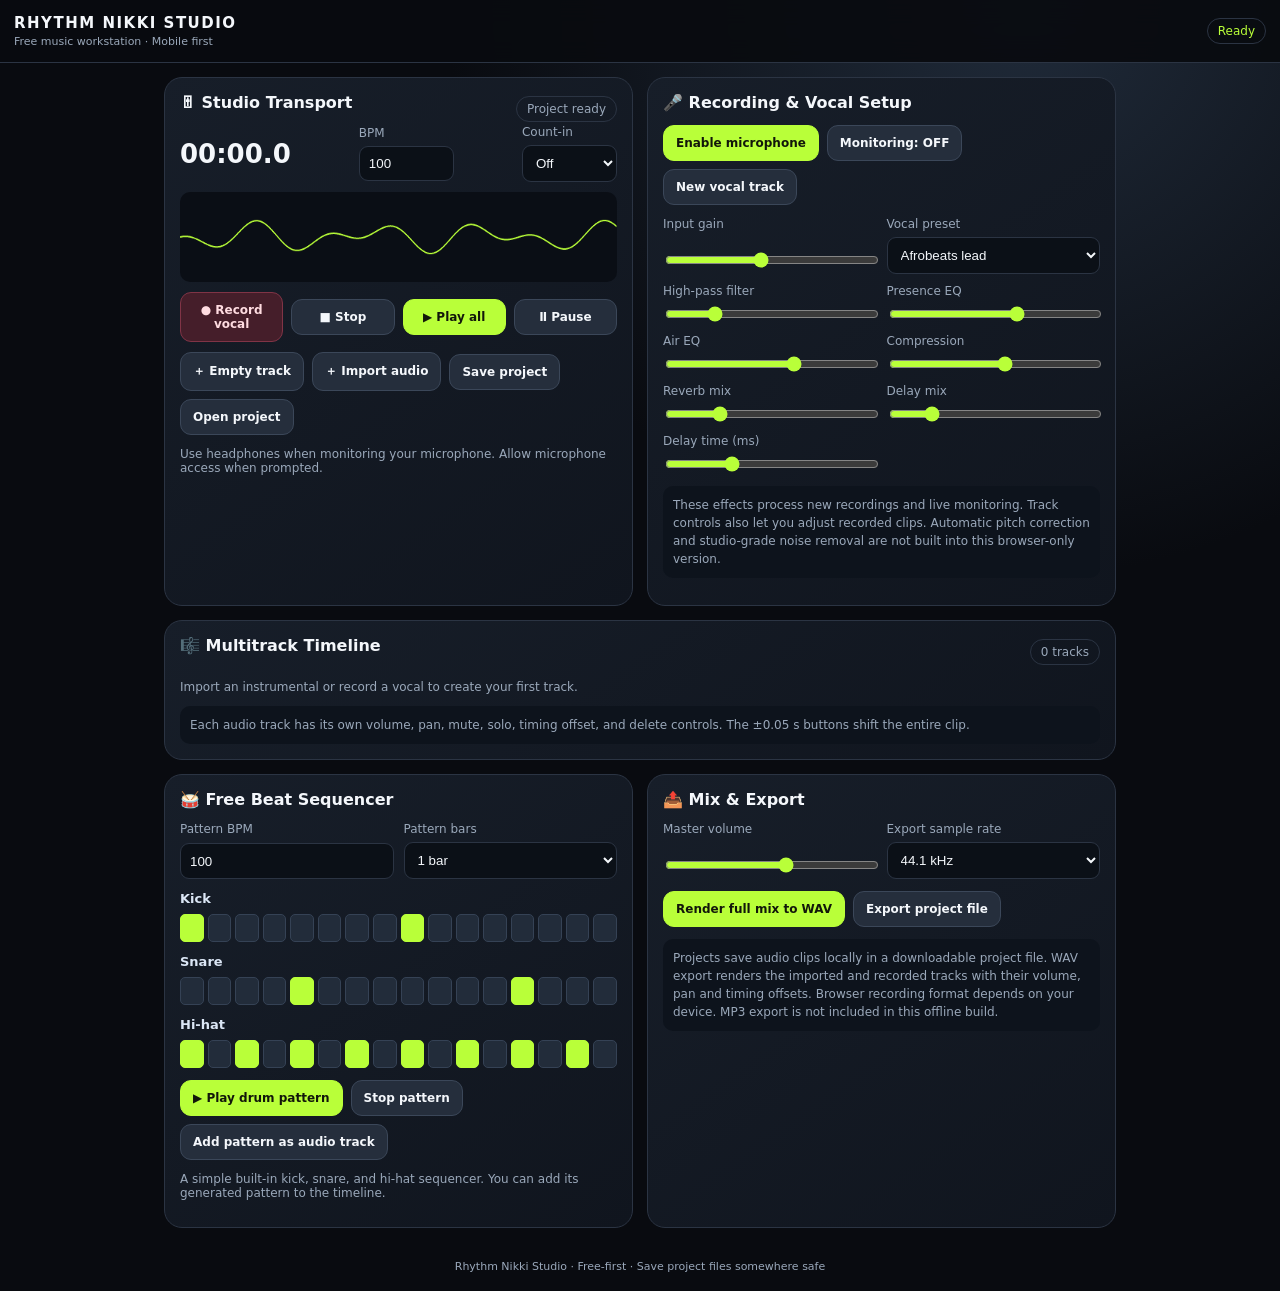
<file: index.html>
<!doctype html><html lang="en"><head><meta charset="utf-8"><meta name="viewport" content="width=device-width,initial-scale=1,viewport-fit=cover"><meta name="theme-color" content="#090b10"><title>Rhythm Nikki Studio</title><style>
:root{color-scheme:dark;--bg:#090b10;--card:#141923;--line:#2b3443;--text:#f4f7fb;--muted:#9aa8ba;--accent:#b9ff39;--red:#ff5267}*{box-sizing:border-box}body{margin:0;background:radial-gradient(circle at 80% 0,#202b3a 0,transparent 35%),var(--bg);color:var(--text);font:15px system-ui,-apple-system,Segoe UI,sans-serif}header{position:sticky;top:0;z-index:5;background:#090b10ed;backdrop-filter:blur(12px);border-bottom:1px solid var(--line);padding:14px max(14px,env(safe-area-inset-left));display:flex;align-items:center;justify-content:space-between}header b{letter-spacing:1.5px;font-size:15px}header small{display:block;color:var(--muted);font-size:11px;margin-top:3px}main{max-width:980px;margin:auto;padding:14px;display:grid;gap:14px}.card{background:linear-gradient(145deg,#171e29,#10151e);border:1px solid var(--line);border-radius:18px;padding:15px;min-width:0}.topline,.row,.transport,.trackhead,.tracktools{display:flex;align-items:center;gap:8px;flex-wrap:wrap}.topline{justify-content:space-between}.pill{border:1px solid var(--line);border-radius:99px;padding:5px 10px;color:var(--muted);font-size:12px}h2{font-size:16px;margin:0 0 13px}h3{font-size:13px;margin:0 0 8px;color:#dbe6f5}button,.filebtn{background:#252e3c;color:var(--text);border:1px solid #3b4759;border-radius:11px;padding:10px 12px;font:600 12px system-ui;cursor:pointer}button:active{transform:scale(.98)}button.primary{background:var(--accent);border-color:var(--accent);color:#12170a}button.danger{background:#451e2a;border-color:#803446;color:#ffdce1}button:disabled{opacity:.45}.transport button{flex:1;min-width:68px}.clock{font-size:26px;font-variant-numeric:tabular-nums;font-weight:750}.scope{width:100%;height:90px;display:block;background:#0a0e15;border-radius:10px;margin:10px 0}.muted{color:var(--muted);font-size:12px}.grid{display:grid;grid-template-columns:repeat(2,minmax(0,1fr));gap:10px}.control{display:grid;gap:6px;font-size:12px;color:var(--muted)}input[type=range]{width:100%;accent-color:var(--accent)}input[type=number],input[type=text],select{width:100%;background:#0b1017;color:var(--text);border:1px solid var(--line);border-radius:9px;padding:9px}input[type=file]{max-width:100%;font-size:12px}.track{padding:12px 0;border-top:1px solid var(--line)}.track:first-child{border-top:0}.trackhead{justify-content:space-between}.trackname{font-weight:700}.wave{width:100%;height:44px;display:block;background:#0a0e15;border-radius:7px;margin:9px 0}.tracktools button{padding:7px 9px}.tracktools label{font-size:11px;color:var(--muted);display:flex;align-items:center;gap:5px}.tracktools input[type=range]{width:75px}.fxbox{border:1px solid var(--line);padding:11px;border-radius:12px}.fxbox label{margin:9px 0}.steps{display:grid;grid-template-columns:repeat(16,1fr);gap:4px}.step{padding:0;height:28px;border-radius:5px;background:#222c3a;border:1px solid #354255}.step.on{background:var(--accent);border-color:var(--accent)}.note{padding:10px;border-radius:10px;background:#0d131c;color:var(--muted);font-size:12px;line-height:1.5}.actions{display:flex;gap:8px;flex-wrap:wrap}footer{text-align:center;color:var(--muted);padding:18px;font-size:11px}#status{color:var(--accent)}@media(min-width:760px){main{grid-template-columns:1fr 1fr}.wide{grid-column:1/-1}.tracks-card{grid-column:1/-1}.tracktools{flex-wrap:nowrap}.grid.three{grid-template-columns:repeat(3,1fr)}}
</style></head><body><header><div><b>RHYTHM NIKKI STUDIO</b><small>Free music workstation · Mobile first</small></div><span class="pill" id="status">Ready</span></header><main>
<section class="card"><div class="topline"><h2>🎚 Studio Transport</h2><span class="pill" id="projectState">Project ready</span></div><div class="topline"><div class="clock" id="clock">00:00.0</div><label class="control" style="width:95px">BPM<input id="bpm" type="number" min="40" max="220" value="100"></label><label class="control" style="width:95px">Count-in<select id="countin"><option value="0">Off</option><option value="1">1 bar</option><option value="2">2 bars</option></select></label></div><canvas id="scope" class="scope" width="900" height="120"></canvas><div class="transport"><button class="danger" id="record">● Record vocal</button><button id="stop">■ Stop</button><button class="primary" id="play">▶ Play all</button><button id="pause">Ⅱ Pause</button></div><div class="row" style="margin-top:10px"><button id="addTrack">＋ Empty track</button><button id="importBeat">＋ Import audio</button><input hidden type="file" id="audioFile" accept="audio/*"><button id="saveProject">Save project</button><button id="loadProject">Open project</button><input hidden type="file" id="projectFile" accept=".rns,application/json"></div><p class="muted">Use headphones when monitoring your microphone. Allow microphone access when prompted.</p></section>
<section class="card"><h2>🎤 Recording & Vocal Setup</h2><div class="actions"><button class="primary" id="enableMic">Enable microphone</button><button id="monitor">Monitoring: OFF</button><button id="newTake">New vocal track</button></div><div class="grid" style="margin-top:12px"><label class="control">Input gain <input id="inputGain" type="range" min="0.2" max="2" step=".05" value="1"></label><label class="control">Vocal preset<select id="preset"><option value="afro">Afrobeats lead</option><option value="clean">Clean vocal</option><option value="rap">Rap vocal</option><option value="rnb">R&B vocal</option><option value="adlib">Ad-lib / hype</option><option value="phone">Phone effect</option></select></label><label class="control">High-pass filter <input id="hp" type="range" min="40" max="250" value="85"></label><label class="control">Presence EQ <input id="presence" type="range" min="-9" max="9" value="2"></label><label class="control">Air EQ <input id="air" type="range" min="-9" max="9" value="2"></label><label class="control">Compression <input id="compression" type="range" min="0" max="1" step=".05" value=".55"></label><label class="control">Reverb mix <input id="reverb" type="range" min="0" max=".5" step=".01" value=".12"></label><label class="control">Delay mix <input id="delay" type="range" min="0" max=".45" step=".01" value=".08"></label><label class="control">Delay time (ms) <input id="delayTime" type="range" min="60" max="700" step="10" value="250"></label></div><p class="note">These effects process new recordings and live monitoring. Track controls also let you adjust recorded clips. Automatic pitch correction and studio-grade noise removal are not built into this browser-only version.</p></section>
<section class="card tracks-card"><div class="topline"><h2>🎼 Multitrack Timeline</h2><span class="pill" id="trackCount">0 tracks</span></div><div id="tracks"><p class="muted">Import an instrumental or record a vocal to create your first track.</p></div><div class="note">Each audio track has its own volume, pan, mute, solo, timing offset, and delete controls. The ±0.05 s buttons shift the entire clip.</div></section>
<section class="card"><h2>🥁 Free Beat Sequencer</h2><div class="grid"><label class="control">Pattern BPM <input id="seqBpm" type="number" min="40" max="220" value="100"></label><label class="control">Pattern bars <select id="bars"><option value="1">1 bar</option><option value="2">2 bars</option></select></label></div><div id="sequencer" style="display:grid;gap:12px;margin-top:12px"></div><div class="actions" style="margin-top:12px"><button class="primary" id="playDrums">▶ Play drum pattern</button><button id="stopDrums">Stop pattern</button><button id="addDrums">Add pattern as audio track</button></div><p class="muted">A simple built-in kick, snare, and hi-hat sequencer. You can add its generated pattern to the timeline.</p></section>
<section class="card"><h2>📤 Mix & Export</h2><div class="grid"><label class="control">Master volume <input id="master" type="range" min="0.1" max="1.5" step=".05" value=".9"></label><label class="control">Export sample rate<select id="sampleRate"><option value="44100">44.1 kHz</option><option value="48000">48 kHz</option></select></label></div><div class="actions" style="margin-top:12px"><button class="primary" id="exportWav">Render full mix to WAV</button><button id="exportTracks">Export project file</button></div><p class="note">Projects save audio clips locally in a downloadable project file. WAV export renders the imported and recorded tracks with their volume, pan and timing offsets. Browser recording format depends on your device. MP3 export is not included in this offline build.</p></section>
</main><footer>Rhythm Nikki Studio · Free-first · Save project files somewhere safe</footer><script src="app.js"></script></body></html>
</file>
